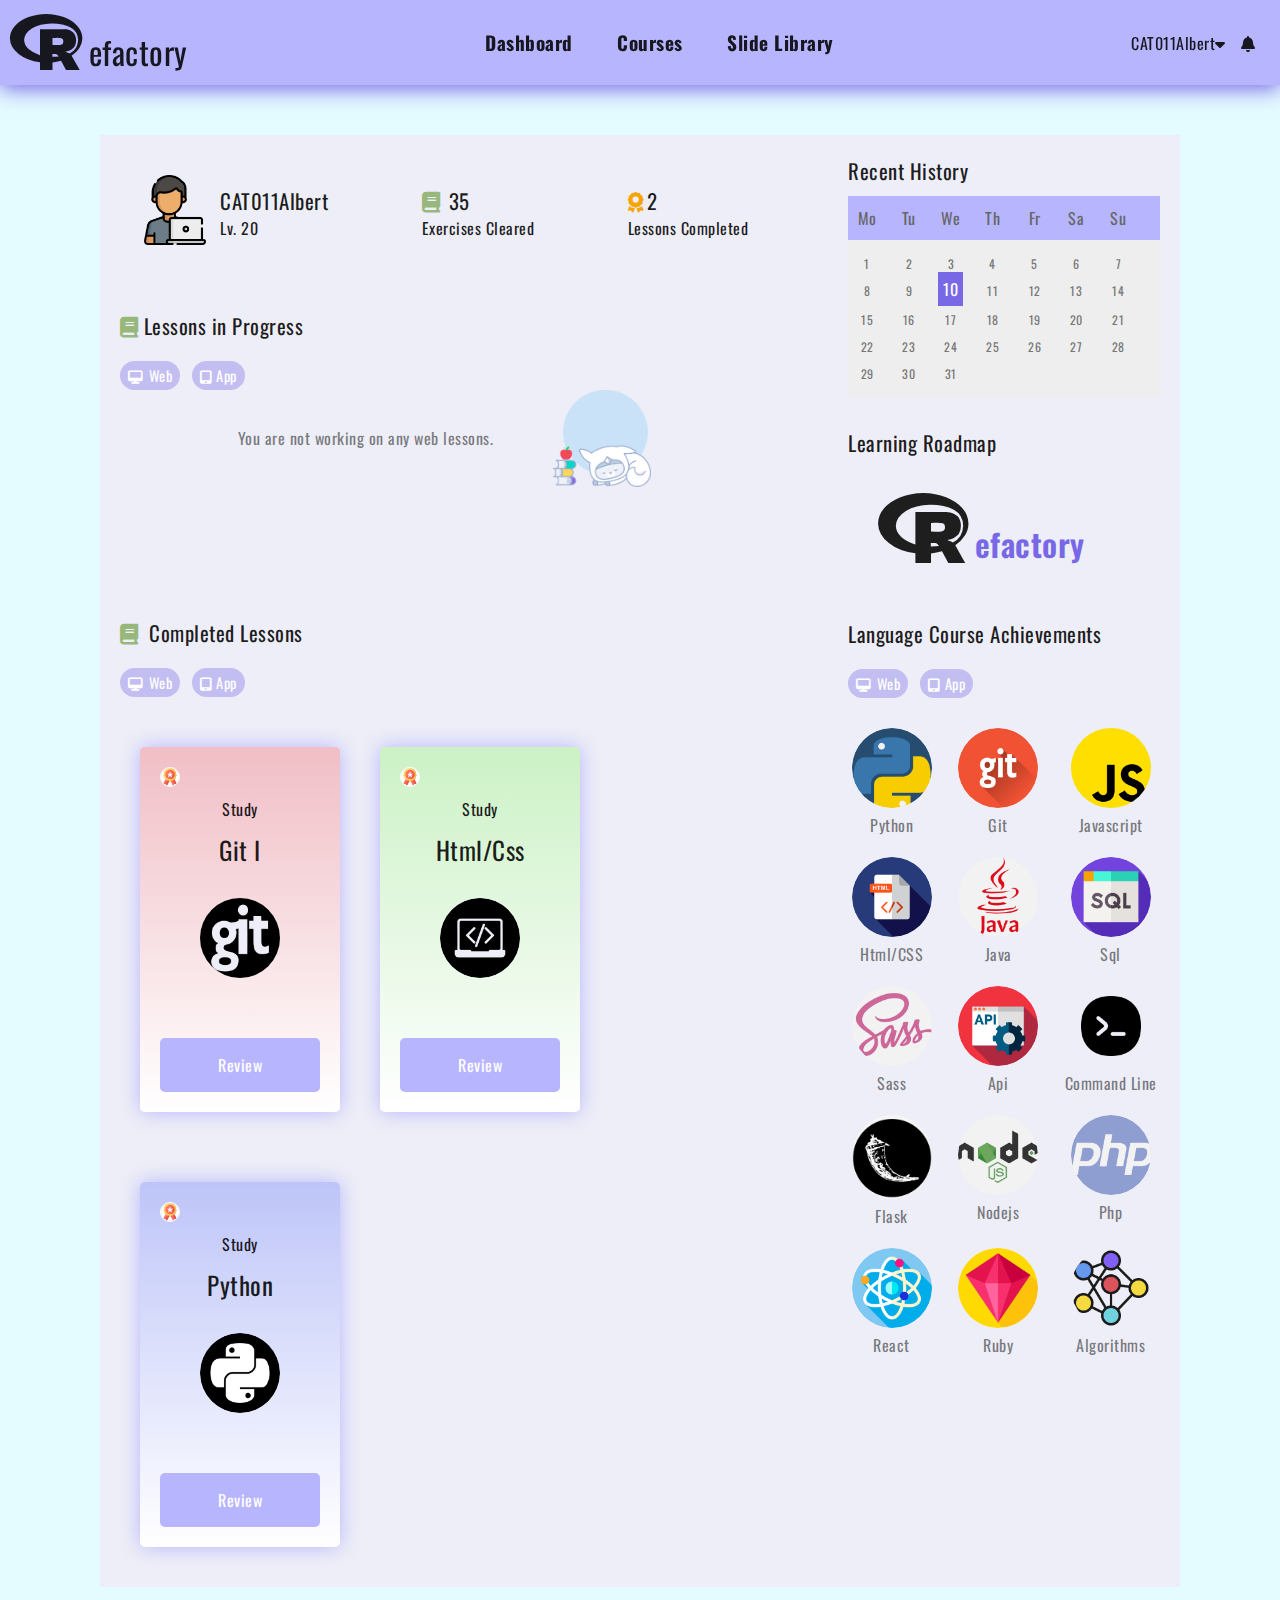
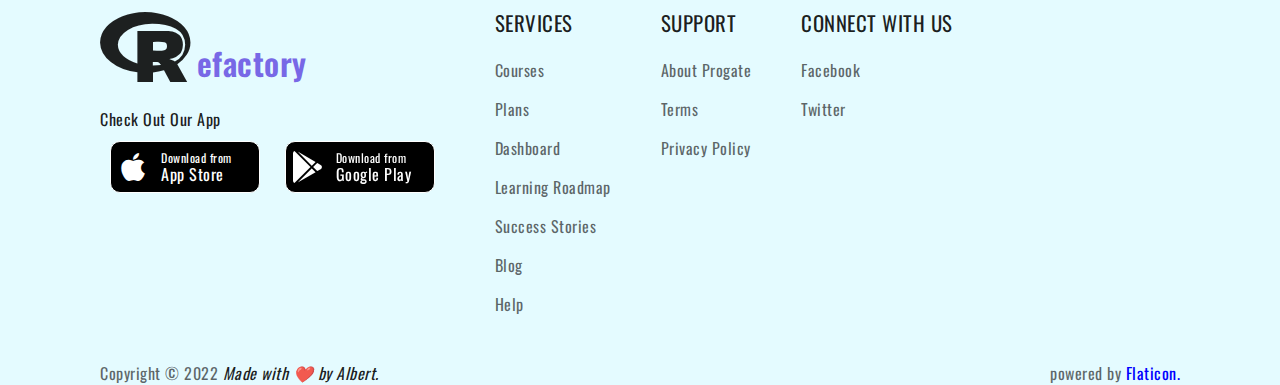
<file: index.html>
<!DOCTYPE html>
<html lang="en">
	<head>
		<meta charset="UTF-8" />
		<meta http-equiv="X-UA-Compatible" content="IE=edge" />
		<meta name="viewport" content="width=device-width, initial-scale=1.0" />
		<title>CAT011Albert</title>
		<link rel="icon" href="assets/images/icon.png">
		<!-- google fonts -->
		<link rel="preconnect" href="https://fonts.googleapis.com" />
		<link rel="preconnect" href="https://fonts.gstatic.com" crossorigin />
		<link
			href="https://fonts.googleapis.com/css2?family=Inter:wght@400;700&family=Oswald:wght@200;300;400;500;600;700&display=swap"
			rel="stylesheet"
		/>
		<!-- stylesheets -->
		<link rel="stylesheet" href="assets/css/style.css" />
		<!-- awesome font icons -->
		<link
			rel="stylesheet"
			href="https://cdnjs.cloudflare.com/ajax/libs/font-awesome/6.1.2/css/all.min.css"
		/>
	</head>
	<body>
		<!-- ================================================================= NAVBAR ======================================================================= -->
		<div class="navbar sticky">
			<nav>
				<a href="index.html" class="logo"
					><i class="fa-brands fa-r-project fa-2x"></i>efactory</a
				>

				<ul>
					<li><a href="index.html">Dashboard</a></li>
					<li><a href="courses.html"> Courses </a></li>
					<li><a href="slidelib.html" target="_blank">Slide Library</a></li>
				</ul>
				<div class="user-name">
					CAT011Albert<i class="fa-solid fa-caret-down"></i><i
						class="fa-solid fa-bell"
						style="margin-left: 10px"
					></i>
					<ul>
						<li><a href="#">Dashboard</a></li>
						<li><a href="#">Account Settings</a></li>
						<li><a href="#">Log Out</a></li>
					</ul>
				</div>
			</nav>
		</div>
		<!-- end of navbar -->

		<!-- =================================================================== MAIN CONTAINER ================================================================= -->
		<div class="wrapper">
			<div class="main-container">
				<!-- ============================================================= LEFT CONTAINER =============================================================== -->
				<div class="left-container">
					<!-- +++++++++++++ user card ++++++++++++++++++++++++ -->
					<div class="user-card">
						<div class="user-profile">
							<div class="user-profile-img">
								<img
									src="assets/images/user-image.png"
									alt=""
								/>
							</div>
							<div class="user-profile-status">
								<div>
									<div class="user-profile-name">
										<h2>CAT011Albert</h2>
									</div>
									<div class="user-profile-level">Lv. 20</div>
								</div>
							</div>
						</div>
						<div class="user-profile-cleared-pages">
							<div class="user-profile-cleared-count">
								<h2>
									<i class="fa-solid fa-book fa-1x"></i> 35
								</h2>
							</div>
							<div class="user-profile-cleared-text">
								Exercises Cleared
							</div>
						</div>
						<div class="user-profile-cleared-lessons">
							<div class="user-profile-cleared-count">
								<h2>
									<i class="fa-solid fa-award fa-1x"></i>2
								</h2>
							</div>
							<div class="user-profile-cleared-text">
								Lessons Completed
							</div>
						</div>
					</div>
					<!-- end of user-card  -->

					<!-- ++++++++++++++++++++ Lessons section +++++++++++++++ -->
					<div class="lessons-in-progress">
						<div class="lessons-in-progress-title">
							<h2>
								<i class="fa-solid fa-book fa-1x"></i>Lessons in
								Progress
							</h2>
						</div>
						<div class="lessons-in-progress-card">
							<button class="">
								<i class="fa-solid fa-desktop"></i>Web
							</button>
							<button class="">
								<i class="fa-solid fa-tablet-screen-button"></i
								>App
							</button>
							<div class="lessons-in-progress-text">
								<p>You are not working on any web lessons.</p>
								<img
									src="assets/images/no-lessons.png"
									alt=""
								/>
							</div>
						</div>
					</div>
					<!-- end of lessons section -->

					<!-- +++++++++++++++ Completed section +++++++++++++++++++ -->
					<div class="completed-lessons">
						<div class="completed-lessons-title">
							<h2>
								<i class="fa-solid fa-book fa-1x"></i>
								Completed Lessons
							</h2>
						</div>
						<div class="completed-lessons-card">
							<button class="">
								<i class="fa-solid fa-desktop"></i>Web
							</button>
							<button class="">
								<i class="fa-solid fa-tablet-screen-button"></i
								>App
							</button>

							<div class="tiles">
								<div class="completed-lessons-tiles">
									<div
										class="completed-lesson-tile"
										style="
											background-image: linear-gradient(
												180deg,
												rgba(255, 0, 0, 0.2),
												white
											);
										"
									>
										<div class="icon">
											<img
												src="assets/images/ribbon.png"
												alt=""
											/>
										</div>
										<div
											class="completed-lesson-tile-title"
										>
											Study
										</div>
										<div class="completed-lesson-tile-head">
											Git I
										</div>
										<div
											class="completed-lesson-tile-image"
										>
											<img
												src="assets/images/Git-Icon-Black.png"
												alt=""
											/>
										</div>
										<a href="#" class="btn">Review</a>
									</div>
								</div>
								<div class="completed-lessons-tiles">
									<div
										class="completed-lesson-tile"
										style="
											background-image: linear-gradient(
												180deg,
												rgba(72, 255, 0, 0.2),
												white
											);
										"
									>
										<div class="icon">
											<img
												src="assets/images/ribbon.png"
												alt=""
											/>
										</div>
										<div
											class="completed-lesson-tile-title"
										>
											Study
										</div>
										<div class="completed-lesson-tile-head">
											Html/Css
										</div>
										<div
											class="completed-lesson-tile-image"
										>
											<img
												src="assets/images/html1.png"
												alt=""
											/>
										</div>
										<a href="#" class="btn">Review</a>
									</div>
								</div>
								<div class="completed-lessons-tiles">
									<div
										class="completed-lesson-tile"
										style="
											background-image: linear-gradient(
												180deg,
												rgba(0, 34, 255, 0.2),
												white
											);
										"
									>
										<div class="icon">
											<img
												src="assets/images/ribbon.png"
												alt=""
											/>
										</div>
										<div
											class="completed-lesson-tile-title"
										>
											Study
										</div>
										<div class="completed-lesson-tile-head">
											Python
										</div>
										<div
											class="completed-lesson-tile-image"
										>
											<img
												src="assets/images/python.png"
												alt=""
											/>
										</div>
										<a href="#" class="btn">Review</a>
									</div>
								</div>
								<div class="clear"></div>
							</div>
						</div>
					</div>
					<!-- end of completed lessons -->
				</div>
				<div class="separator"></div>

				<!-- ========================================================== RIGHT CONTAINER ================================================================== -->
				<div class="right-container">
					<!-- ++++++++ Recent section ++++++++++++ -->
					<div class="recent">
						<div class="recent-section-title">
							<h2>Recent History</h2>
						</div>
						<div class="calender">
							<ul class="weekdays">
								<li>Mo</li>
								<li>Tu</li>
								<li>We</li>
								<li>Th</li>
								<li>Fr</li>
								<li>Sa</li>
								<li>Su</li>
							</ul>
							<ul class="days">
								<li>1</li>
								<li>2</li>
								<li>3</li>
								<li>4</li>
								<li>5</li>
								<li>6</li>
								<li>7</li>
								<li>8</li>
								<li>9</li>
								<li><span class="active">10</span></li>
								<li>11</li>
								<li>12</li>
								<li>13</li>
								<li>14</li>
								<li>15</li>
								<li>16</li>
								<li>17</li>
								<li>18</li>
								<li>19</li>
								<li>20</li>
								<li>21</li>
								<li>22</li>
								<li>23</li>
								<li>24</li>
								<li>25</li>
								<li>26</li>
								<li>27</li>
								<li>28</li>
								<li>29</li>
								<li>30</li>
								<li>31</li>
							</ul>
						</div>
					</div>

					<!-- ++++++++++++++++ Learning Roadmap +++++++++++++ -->
					<div class="road-map">
						<div class="road-map-title">
							<h2>Learning Roadmap</h2>
						</div>
						<div class="road-map-hero">
							<a href="#" class="logo"
								><i class="fa-brands fa-r-project fa-5x"></i
								><span>efactory</span>
							
						</div>
					</div>
					<!-- ++++++++++++++++++++ Language Achievements ++++++++++++ -->
					<div class="language-achievements">
						<div class="language-achievements-title">
							<h2>Language Course Achievements</h2>
						</div>
						<button class="">
							<i class="fa-solid fa-desktop"></i>Web
						</button>
						<button class="">
							<i class="fa-solid fa-tablet-screen-button"></i>App
						</button>
						<!-- +++++++++++ lesson grid ++++++++++++++++++++ -->
						<div class="grid">
							<div class="grid-content">
								<div class="completed-lesson-tile-image">
									<img
										src="assets/images/python (1).png"
										alt=""
									/>
								</div>
								<p>Python</p>
							</div>
							<div class="grid-content">
								<div class="completed-lesson-tile-image">
									<img src="assets/images/git.png" alt="" />
								</div>
								<p>Git</p>
							</div>
							<div class="grid-content">
								<div class="completed-lesson-tile-image">
									<img
										src="assets/images/js (1).png"
										alt=""
									/>
								</div>
								<p>Javascript</p>
							</div>
							<div class="grid-content">
								<div class="completed-lesson-tile-image">
									<img src="assets/images/html.png" alt="" />
								</div>
								<p>Html/CSS</p>
							</div>
							<div class="grid-content">
								<div class="completed-lesson-tile-image">
									<img src="assets/images/java.png" alt="" />
								</div>
								<p>Java</p>
							</div>
							<div class="grid-content">
								<div class="completed-lesson-tile-image">
									<img src="assets/images/sql.png" alt="" />
								</div>
								<p>Sql</p>
							</div>
							<div class="grid-content">
								<div class="completed-lesson-tile-image">
									<img src="assets/images/sass.png" alt="" />
								</div>
								<p>Sass</p>
							</div>
							<div class="grid-content">
								<div class="completed-lesson-tile-image">
									<img src="assets/images/api.png" alt="" />
								</div>
								<p>Api</p>
							</div>
							<div class="grid-content">
								<div class="completed-lesson-tile-image">
									<img
										src="assets/images/command-line.png"
										alt=""
									/>
								</div>
								<p>Command Line</p>
							</div>
							<div class="grid-content">
								<div class="completed-lesson-tile-image">
									<img src="assets/images/flask.png" alt="" />
								</div>

								<p>Flask</p>
							</div>
							<div class="grid-content">
								<div class="completed-lesson-tile-image">
									<img
										src="assets/images/nodejs.png"
										alt=""
									/>
								</div>
								<p>Nodejs</p>
							</div>
							<div class="grid-content">
								<div class="completed-lesson-tile-image">
									<img src="assets/images/php.png" alt="" />
								</div>
								<p>Php</p>
							</div>
							<div class="grid-content">
								<div class="completed-lesson-tile-image">
									<img src="assets/images/react.png" alt="" />
								</div>
								<p>React</p>
							</div>
							<div class="grid-content">
								<div class="completed-lesson-tile-image">
									<img src="assets/images/ruby.png" alt="" />
								</div>
								<p>Ruby</p>
							</div>
							<div class="grid-content">
								<div class="completed-lesson-tile-image">
									<img src="assets/images/algo.png" alt="" />
								</div>
								<p>Algorithms</p>
							</div>
						</div>
					</div>
				</div>
			</div>

			<!-- =========================================================== FOOTER SECTION ======================================================================= -->
			<div class="clear"></div>
			<footer>
				<div class="footer-sect">
					<a href="#" class="logo footer-logo"
								><i class="fa-brands fa-r-project fa-5x"></i
								><span>efactory</span></a>
					<p>Check Out Our App</p>
					<div class="app-store">
						<ul>
							<li>
								<div class="download apple">
									<i class="fa fa-brands fa-apple fa-2x"></i>

									<span class="p1">Download from</span>
									<span class="p2">App Store</span>
								</div>
							</li>
							<li>
								<div class="download android">
									<i
										class="fa fa-brands fa-google-play fa-2x"
									></i>

									<span class="p1">Download from</span>
									<span class="p2">Google Play</span>
								</div>
							</li>
						</ul>
					</div>
				</div>
				<!-- ====================================== -->
				<div class="footer-sect">
					<div class="footer-sect-title"><h2>SERVICES</h2></div>
					<ul>
						<li><a href="#">Courses</a></li>
						<li><a href="#">Plans</a></li>
						<li><a href="#">Dashboard</a></li>
						<li><a href="#">Learning Roadmap</a></li>
						<li><a href="#">Success Stories</a></li>
						<li><a href="#">Blog</a></li>
						<li><a href="#">Help</a></li>
					</ul>
				</div>
				<!-- =========================================== -->
				<div class="footer-sect">
					<div class="footer-sect-title"><h2>SUPPORT</h2></div>
					<ul>
						<li><a href="#">About Progate</a></li>
						<li><a href="#">Terms</a></li>
						<li><a href="#">Privacy Policy</a></li>
					</ul>
				</div>
				<!-- ============================================= -->
				<div class="footer-sect">
					<div class="footer-sect-title">
						<h2>CONNECT WITH US</h2>
					</div>
					<ul>
						<li><a href="#">Facebook</a></li>
						<li><a href="#">Twitter</a></li>
					</ul>
				</div>
				<div class="clear"></div>
				<div class="attribute">
					<p>Copyright &copy; 2022 <em>Made with ❤️ by Albert.</em></p>
					<p>powered by <a href="https://www.flaticon.com/"style="color:blue; text-decoration:none;">Flaticon.</a></p>
				</div>
			</footer>
		</div>
	</body>
</html>
</file>
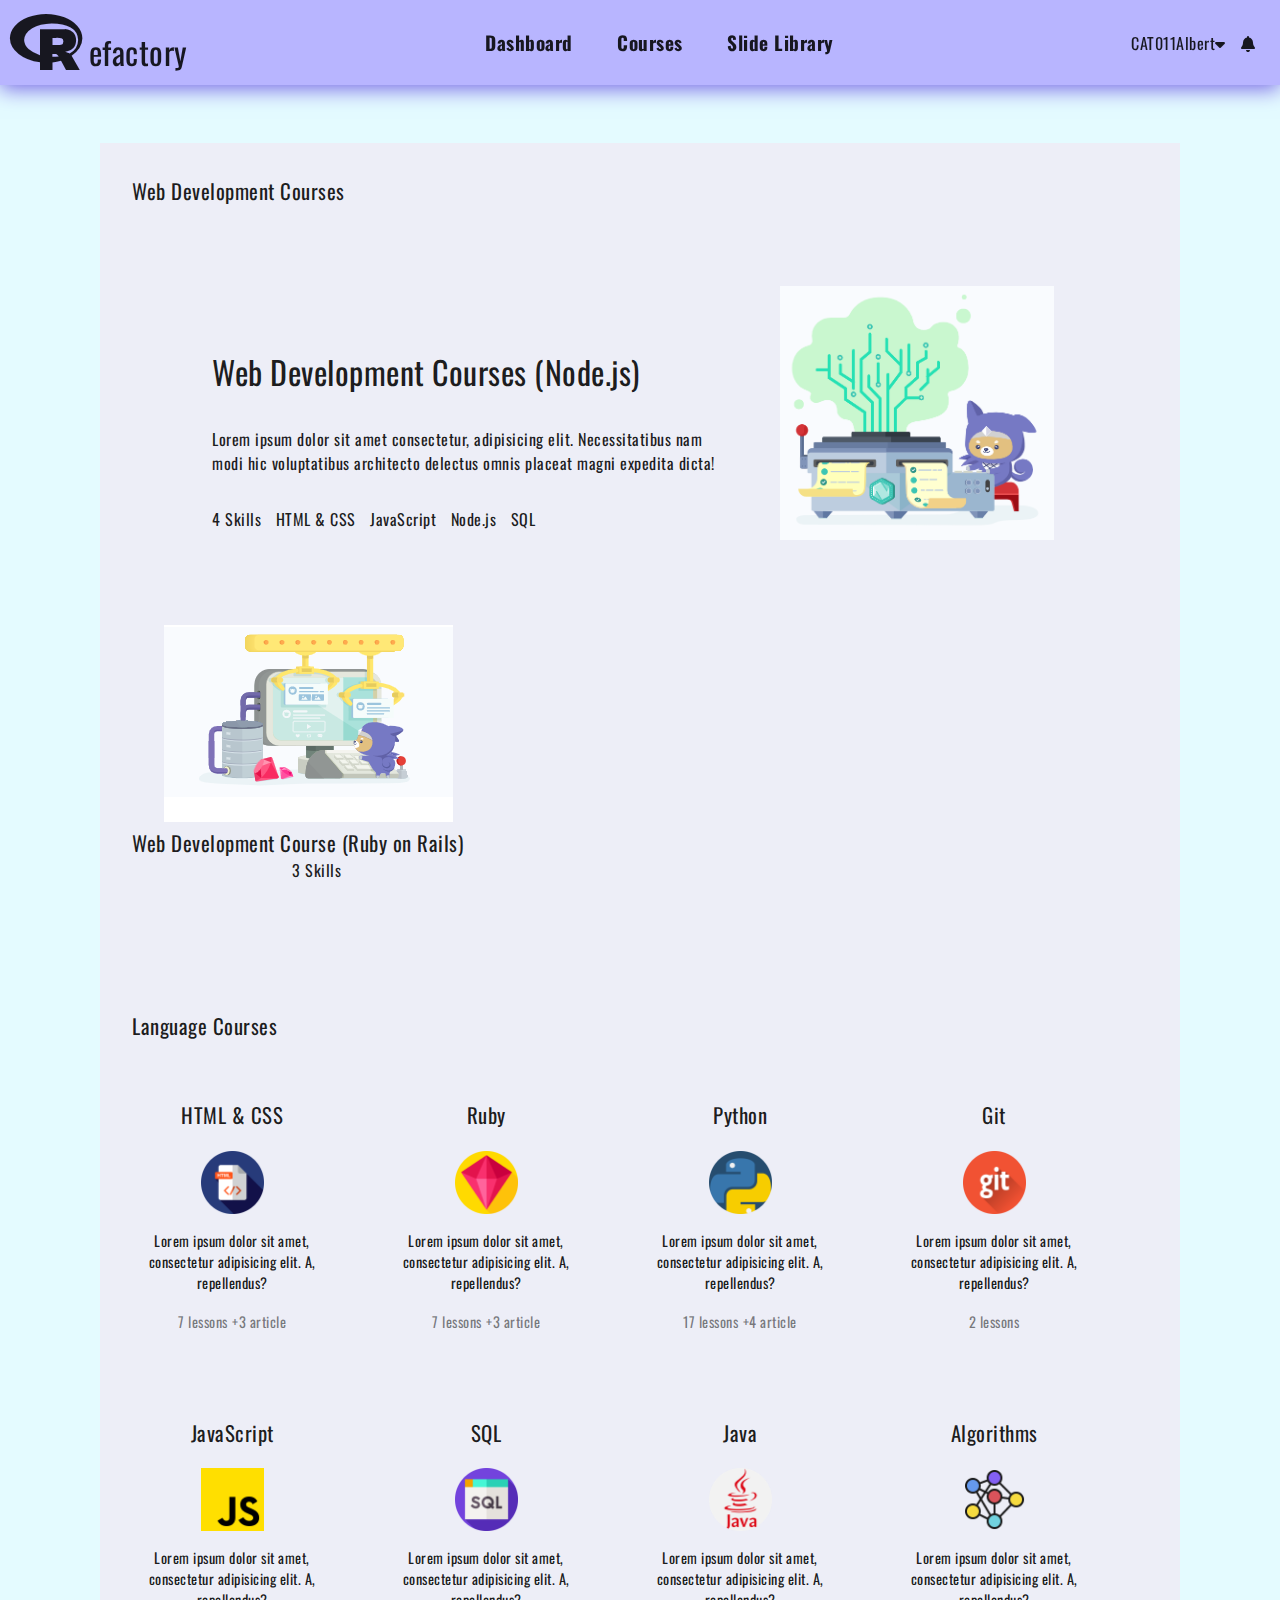
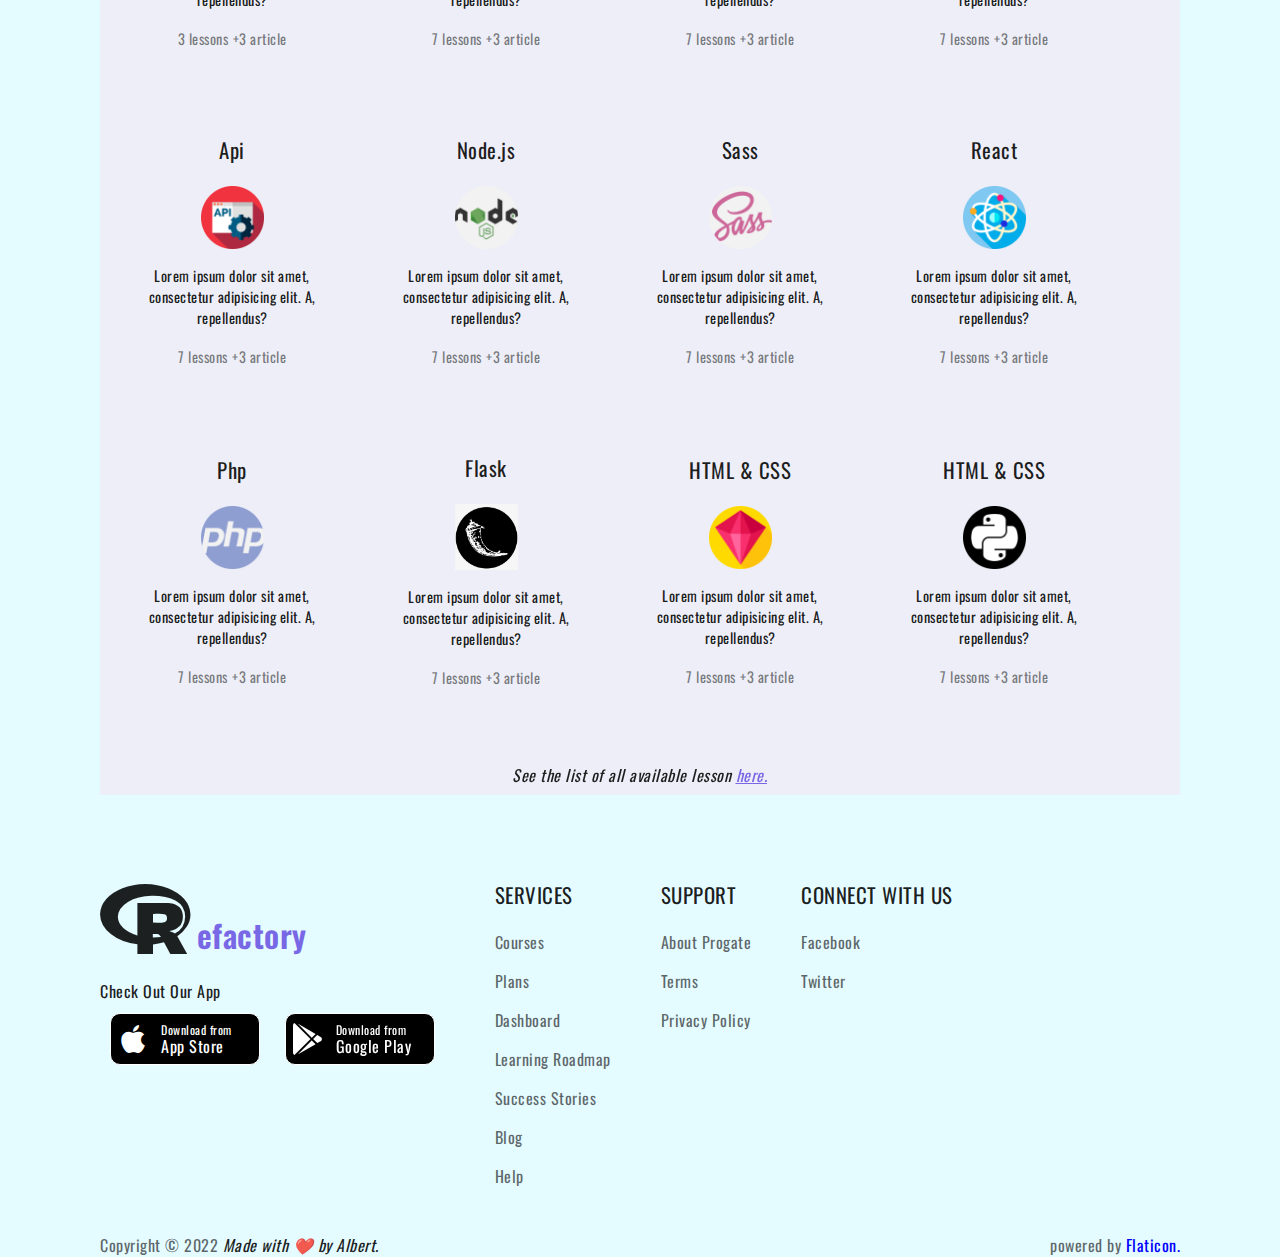
<file: courses.html>
<!DOCTYPE html>
<html lang="en">
	<head>
		<meta charset="UTF-8" />
		<meta http-equiv="X-UA-Compatible" content="IE=edge" />
		<meta name="viewport" content="width=device-width, initial-scale=1.0" />
		<title>Courses | CAT011Albert</title>
		<link rel="icon" href="assets/images/icon.png" />

		<!-- google fonts -->
		<link rel="preconnect" href="https://fonts.googleapis.com" />
		<link rel="preconnect" href="https://fonts.gstatic.com" crossorigin />
		<link
			href="https://fonts.googleapis.com/css2?family=Inter:wght@400;700&family=Oswald:wght@200;300;400;500;600;700&display=swap"
			rel="stylesheet"
		/>
		<!-- stylesheets -->
		<link rel="stylesheet" href="assets/css/style.css" />
		<!-- awesome font icons -->
		<link
			rel="stylesheet"
			href="https://cdnjs.cloudflare.com/ajax/libs/font-awesome/6.1.2/css/all.min.css"
		/>
	</head>
	<body>
		<!-- ================================================================= NAVBAR ======================================================================= -->
		<div class="navbar sticky">
			<nav>
				<a href="index.html" class="logo"
					><i class="fa-brands fa-r-project fa-2x"></i>efactory</a
				>

				<ul>
					<li><a href="index.html">Dashboard</a></li>
					<li><a href="courses.html"> Courses </a></li>
					<li>
						<a href="slidelib.html" target="_blank"
							>Slide Library</a
						>
					</li>
				</ul>
				<div class="user-name">
					CAT011Albert<i class="fa-solid fa-caret-down"></i
					><i class="fa-solid fa-bell" style="margin-left: 10px"></i>
					<ul>
						<li><a href="#">Dashboard</a></li>
						<li><a href="#">Account Settings</a></li>
						<li><a href="#">Log Out</a></li>
					</ul>
				</div>
			</nav>
		</div>
		<!-- end of navbar -->

		<!-- =================================================================== MAIN CONTAINER ================================================================= -->
		<div class="wrapper">
			<div class="main-container2">
				<!--Web Development Courses -->
				<div class="webdev-section">
					<div class="webdev-card">
						<h2>Web Development Courses</h2>
						<div class="webdev-top">
							<div class="webdev-text">
								<div class="title">
									Web Development Courses (Node.js)
								</div>
								<p>
									Lorem ipsum dolor sit amet consectetur,
									adipisicing elit. Necessitatibus nam modi
									hic voluptatibus architecto delectus omnis
									placeat magni expedita dicta!
								</p>
								<ul>
									<li>4 Skills</li>
									<li>HTML & CSS</li>
									<li>JavaScript</li>
									<li>Node.js</li>
									<li>SQL</li>
								</ul>
							</div>
							<div class="webdev-image">
								<img src="assets/images/webdev0.png" alt="" />
							</div>
						</div>
					</div>
					<div class="webdev-bottom">
						<img src="assets/images/webdev1.png" alt="" />
						<h2>Web Development Course (Ruby on Rails)</h2>
						<p>3 Skills</p>
					</div>
				</div>
				<div class="language-section">
					<h2>Language Courses</h2>
					<div class="language-grid">
						<div class="grid-item">
							<div class="lang-title">HTML & CSS</div>
							<img src="assets/images/html.png" alt="" />
							<p>
								Lorem ipsum dolor sit amet, consectetur
								adipisicing elit. A, repellendus?
							</p>
							<ul>
								<li>7 lessons</li>
								<li>+3 article</li>
							</ul>
						</div>
						<div class="grid-item">
							<div class="lang-title">Ruby</div>
							<img src="assets/images/ruby.png" alt="" />
							<p>
								Lorem ipsum dolor sit amet, consectetur
								adipisicing elit. A, repellendus?
							</p>
							<ul>
								<li>7 lessons</li>
								<li>+3 article</li>
							</ul>
						</div>
						<div class="grid-item">
							<div class="lang-title">Python</div>
							<img src="assets/images/python (1).png" alt="" />
							<p>
								Lorem ipsum dolor sit amet, consectetur
								adipisicing elit. A, repellendus?
							</p>
							<ul>
								<li>17 lessons</li>
								<li>+4 article</li>
							</ul>
						</div>
						<div class="grid-item">
							<div class="lang-title">Git</div>
							<img src="assets/images/git.png" alt="" />
							<p>
								Lorem ipsum dolor sit amet, consectetur
								adipisicing elit. A, repellendus?
							</p>
							<ul>
								<li>2 lessons</li>
								<!-- <li>+3 article</li> -->
							</ul>
						</div>
						<div class="grid-item">
							<div class="lang-title">JavaScript</div>
							<img src="assets/images/js (1).png" alt="" />
							<p>
								Lorem ipsum dolor sit amet, consectetur
								adipisicing elit. A, repellendus?
							</p>
							<ul>
								<li>3 lessons</li>
								<li>+3 article</li>
							</ul>
						</div>
						<div class="grid-item">
							<div class="lang-title">SQL</div>
							<img src="assets/images/sql.png" alt="" />
							<p>
								Lorem ipsum dolor sit amet, consectetur
								adipisicing elit. A, repellendus?
							</p>
							<ul>
								<li>7 lessons</li>
								<li>+3 article</li>
							</ul>
						</div>
						<div class="grid-item">
							<div class="lang-title">Java</div>
							<img src="assets/images/java.png" alt="" />
							<p>
								Lorem ipsum dolor sit amet, consectetur
								adipisicing elit. A, repellendus?
							</p>
							<ul>
								<li>7 lessons</li>
								<li>+3 article</li>
							</ul>
						</div>
						<div class="grid-item">
							<div class="lang-title">Algorithms</div>
							<img src="assets/images/algo.png" alt="" />
							<p>
								Lorem ipsum dolor sit amet, consectetur
								adipisicing elit. A, repellendus?
							</p>
							<ul>
								<li>7 lessons</li>
								<li>+3 article</li>
							</ul>
						</div>
						<div class="grid-item">
							<div class="lang-title">Api</div>
							<img src="assets/images/api.png" alt="" />
							<p>
								Lorem ipsum dolor sit amet, consectetur
								adipisicing elit. A, repellendus?
							</p>
							<ul>
								<li>7 lessons</li>
								<li>+3 article</li>
							</ul>
						</div>
						<div class="grid-item">
							<div class="lang-title">Node.js</div>
							<img src="assets/images/nodejs.png" alt="" />
							<p>
								Lorem ipsum dolor sit amet, consectetur
								adipisicing elit. A, repellendus?
							</p>
							<ul>
								<li>7 lessons</li>
								<li>+3 article</li>
							</ul>
						</div>
						<div class="grid-item">
							<div class="lang-title">Sass</div>
							<img src="assets/images/sass.png" alt="" />
							<p>
								Lorem ipsum dolor sit amet, consectetur
								adipisicing elit. A, repellendus?
							</p>
							<ul>
								<li>7 lessons</li>
								<li>+3 article</li>
							</ul>
						</div>
						<div class="grid-item">
							<div class="lang-title">React</div>
							<img src="assets/images/react.png" alt="" />
							<p>
								Lorem ipsum dolor sit amet, consectetur
								adipisicing elit. A, repellendus?
							</p>
							<ul>
								<li>7 lessons</li>
								<li>+3 article</li>
							</ul>
						</div>
						<div class="grid-item">
							<div class="lang-title">Php</div>
							<img src="assets/images/php.png" alt="" />
							<p>
								Lorem ipsum dolor sit amet, consectetur
								adipisicing elit. A, repellendus?
							</p>
							<ul>
								<li>7 lessons</li>
								<li>+3 article</li>
							</ul>
						</div>
						<div class="grid-item">
							<div class="lang-title">Flask</div>
							<img src="assets/images/flask.png" alt="" />
							<p>
								Lorem ipsum dolor sit amet, consectetur
								adipisicing elit. A, repellendus?
							</p>
							<ul>
								<li>7 lessons</li>
								<li>+3 article</li>
							</ul>
						</div>
						<div class="grid-item">
							<div class="lang-title">HTML & CSS</div>
							<img src="assets/images/ruby.png" alt="" />
							<p>
								Lorem ipsum dolor sit amet, consectetur
								adipisicing elit. A, repellendus?
							</p>
							<ul>
								<li>7 lessons</li>
								<li>+3 article</li>
							</ul>
						</div>
						<div class="grid-item">
							<div class="lang-title">HTML & CSS</div>
							<img src="assets/images/python.png" alt="" />
							<p>
								Lorem ipsum dolor sit amet, consectetur
								adipisicing elit. A, repellendus?
							</p>
							<ul>
								<li>7 lessons</li>
								<li>+3 article</li>
							</ul>
						</div>
						<p>
							<em
								>See the list of all available lesson
								<a href="#">here.</a></em
							>
						</p>
					</div>
				</div>
			</div>
			<!-- =========================================================== FOOTER SECTION ======================================================================= -->
			<div class="clear"></div>
			<footer>
				<div class="footer-sect">
					<a href="#" class="logo footer-logo"
						><i class="fa-brands fa-r-project fa-5x"></i
						><span>efactory</span></a
					>
					<p>Check Out Our App</p>
					<div class="app-store">
						<ul>
							<li>
								<div class="download apple">
									<i class="fa fa-brands fa-apple fa-2x"></i>

									<span class="p1">Download from</span>
									<span class="p2">App Store</span>
								</div>
							</li>
							<li>
								<div class="download android">
									<i
										class="fa fa-brands fa-google-play fa-2x"
									></i>

									<span class="p1">Download from</span>
									<span class="p2">Google Play</span>
								</div>
							</li>
						</ul>
					</div>
				</div>
				<!-- ====================================== -->
				<div class="footer-sect">
					<div class="footer-sect-title"><h2>SERVICES</h2></div>
					<ul>
						<li><a href="#">Courses</a></li>
						<li><a href="#">Plans</a></li>
						<li><a href="#">Dashboard</a></li>
						<li><a href="#">Learning Roadmap</a></li>
						<li><a href="#">Success Stories</a></li>
						<li><a href="#">Blog</a></li>
						<li><a href="#">Help</a></li>
					</ul>
				</div>
				<!-- =========================================== -->
				<div class="footer-sect">
					<div class="footer-sect-title"><h2>SUPPORT</h2></div>
					<ul>
						<li><a href="#">About Progate</a></li>
						<li><a href="#">Terms</a></li>
						<li><a href="#">Privacy Policy</a></li>
					</ul>
				</div>
				<!-- ============================================= -->
				<div class="footer-sect">
					<div class="footer-sect-title">
						<h2>CONNECT WITH US</h2>
					</div>
					<ul>
						<li><a href="#">Facebook</a></li>
						<li><a href="#">Twitter</a></li>
					</ul>
				</div>
				<div class="clear"></div>
				<div class="attribute">
					<p>
						Copyright &copy; 2022 <em>Made with ❤️ by Albert.</em>
					</p>
					<p>
						powered by
						<a
							href="https://www.flaticon.com/"
							style="color: blue; text-decoration: none"
							>Flaticon.</a
						>
					</p>
				</div>
			</footer>
		</div>
	</body>
</html>
</file>
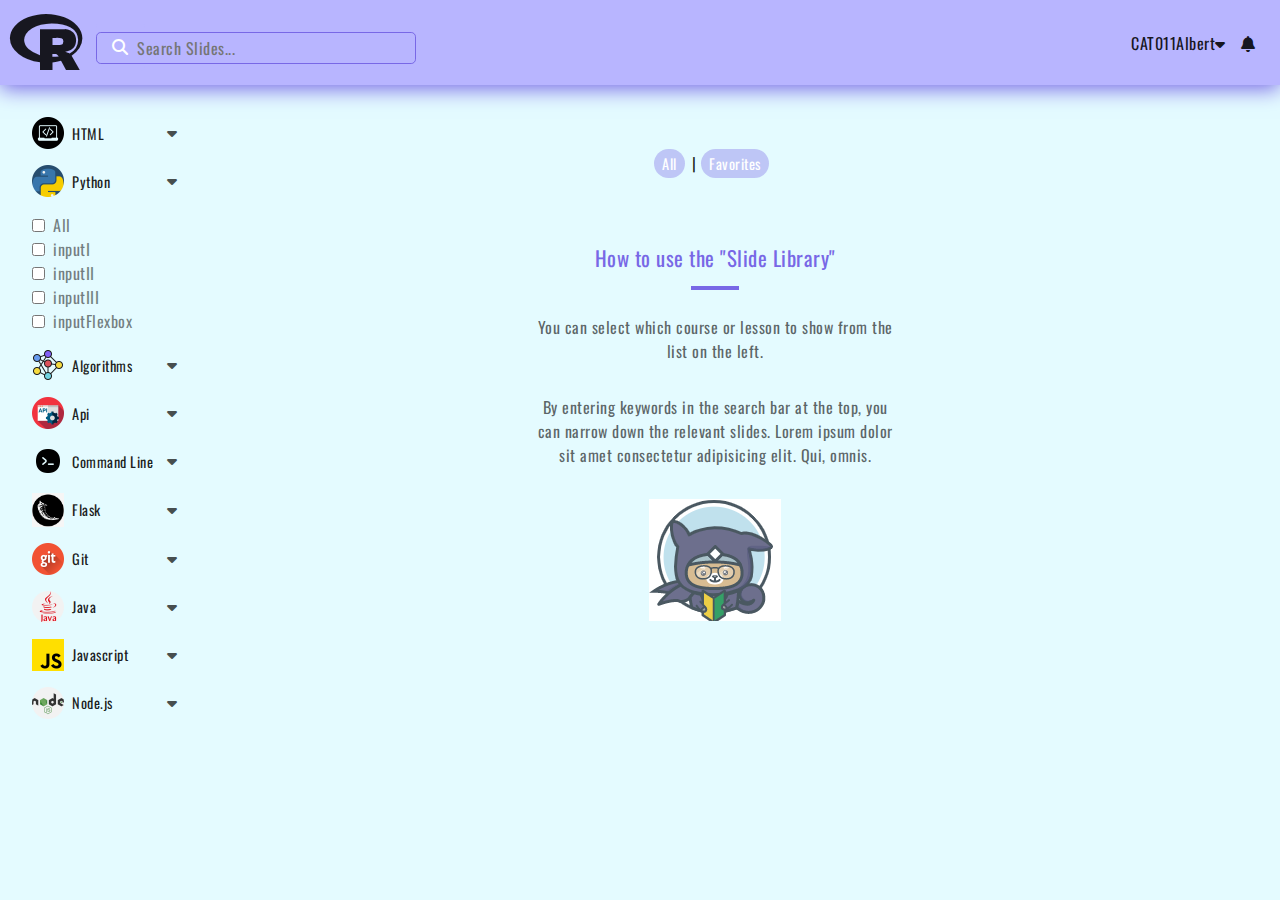
<file: slidelib.html>
<!DOCTYPE html>
<html lang="en">
	<head>
		<meta charset="UTF-8" />
		<meta http-equiv="X-UA-Compatible" content="IE=edge" />
		<meta name="viewport" content="width=device-width, initial-scale=1.0" />
		<title>Slide Library | CAT011Albert</title>
		<link rel="icon" href="assets/images/icon.png" />

		<!-- google fonts -->
		<link rel="preconnect" href="https://fonts.googleapis.com" />
		<link rel="preconnect" href="https://fonts.gstatic.com" crossorigin />
		<link
			href="https://fonts.googleapis.com/css2?family=Inter:wght@400;700&family=Oswald:wght@200;300;400;500;600;700&display=swap"
			rel="stylesheet"
		/>
		<!-- stylesheets -->
		<link rel="stylesheet" href="assets/css/style.css" />
		<!-- awesome font icons -->
		<link
			rel="stylesheet"
			href="https://cdnjs.cloudflare.com/ajax/libs/font-awesome/6.1.2/css/all.min.css"
		/>
	</head>
	<body>
		<!-- ================================================================= NAVBAR ======================================================================= -->
		<div class="navbar sticky">
			<nav>
				<a href="index.html" class="logo"
					><i class="fa-brands fa-r-project fa-2x"></i
				></a>
				<div class="search-box">
					<i class="fa-solid fa-magnifying-glass btn"></i>
					<input
						type="text"
						class="search"
						placeholder="Search Slides..."
					/>
				</div>
				<div class="user-name">
					CAT011Albert<i class="fa-solid fa-caret-down"></i
					><i class="fa-solid fa-bell" style="margin-left: 10px"></i>
					<ul>
						<li><a href="index.html">Dashboard</a></li>
						<li><a href="#">Account Settings</a></li>
						<li><a href="#">Log Out</a></li>
					</ul>
				</div>
			</nav>
		</div>
		<!-- end of navbar -->
		<div class="slidelib">
			<div class="slidelib-left">
				<div class="slidelib-item">
					<img src="assets/images/html1.png" alt="" />
					<div class="img-title">HTML</div>
					<i class="fa-solid fa-caret-down dropdown"> </i>
				</div>
				<div>
					<div class="slidelib-item">
						<img src="assets/images/python (1).png" alt="" />
						<div class="img-title">Python</div>
						<i class="fa-solid fa-caret-down dropdown"> </i>
					</div>
					<ul>
						<li><input type="checkbox" />All</li>
						<li><input type="checkbox" />inputI</li>
						<li><input type="checkbox" />inputII</li>
						<li><input type="checkbox" />inputIII</li>
						<li><input type="checkbox" />inputFlexbox</li>
					</ul>
				</div>
				<div class="slidelib-item">
					<img src="assets/images/algo.png" alt="" />
					<div class="img-title">Algorithms</div>
					<i class="fa-solid fa-caret-down dropdown"> </i>
				</div>
				<div class="slidelib-item">
					<img src="assets/images/api.png" alt="" />
					<div class="img-title">Api</div>
					<i class="fa-solid fa-caret-down dropdown"> </i>
				</div>
				<div class="slidelib-item">
					<img src="assets/images/command-line.png" alt="" />
					<div class="img-title">Command Line</div>
					<i class="fa-solid fa-caret-down dropdown"> </i>
				</div>
				<div class="slidelib-item">
					<img src="assets/images/flask.png" alt="" />
					<div class="img-title">Flask</div>
					<i class="fa-solid fa-caret-down dropdown"> </i>
				</div>
				<div class="slidelib-item">
					<img src="assets/images/git.png" alt="" />
					<div class="img-title">Git</div>
					<i class="fa-solid fa-caret-down dropdown"> </i>
				</div>
				<div class="slidelib-item">
					<img src="assets/images/java.png" alt="" />
					<div class="img-title">Java</div>
					<i class="fa-solid fa-caret-down dropdown"> </i>
				</div>
				<div class="slidelib-item">
					<img src="assets/images/js (1).png" alt="" />
					<div class="img-title">Javascript</div>
					<i class="fa-solid fa-caret-down dropdown"> </i>
				</div>
				<div class="slidelib-item">
					<img src="assets/images/nodejs.png" alt="" />
					<div class="img-title">Node.js</div>
					<i class="fa-solid fa-caret-down dropdown"> </i>
				</div>
				<div class="slidelib-item">
					<img src="assets/images/php.png" alt="" />
					<div class="img-title">Php</div>
					<i class="fa-solid fa-caret-down dropdown"> </i>
				</div>
				<div class="slidelib-item">
					<img src="assets/images/react.png" alt="" />
					<div class="img-title">React</div>
					<i class="fa-solid fa-caret-down dropdown"> </i>
				</div>
				<div class="slidelib-item">
					<img src="assets/images/ruby.png" alt="" />
					<div class="img-title">Ruby</div>
					<i class="fa-solid fa-caret-down dropdown"> </i>
				</div>
				<div class="slidelib-item">
					<img src="assets/images/sass.png" alt="" />
					<div class="img-title">Sass</div>
					<i class="fa-solid fa-caret-down dropdown"> </i>
				</div>
				<div class="slidelib-item">
					<img src="assets/images/sql.png" alt="" />
					<div class="img-title">Sql</div>
					<i class="fa-solid fa-caret-down dropdown"> </i>
				</div>
			</div>
			<div class="slidelib-right">
				<div class="slidelib-main">
					<div class="slidelib-head">
						<button>All</button>|

						<button>Favorites</button>
					</div>
					<div class="slidelib-body">
						<h2 class="underline">
							How to use the "Slide Library"
						</h2>
						<!-- <hr /> -->
						<div class="slidelib-body1">
							<p>
								You can select which course or lesson to show
								from the list on the left.
							</p>
							<p>
								By entering keywords in the search bar at the
								top, you can narrow down the relevant slides.
								Lorem ipsum dolor sit amet consectetur
								adipisicing elit. Qui, omnis.
							</p>
							<img src="assets/images/slidelib.png" alt="" />
						</div>
						<!-- <div class="slidelib-body2">
							<p>You don't have any favorite slides.</p>
							<p>Please add some!</p>
							<img src="assets/images/slidelib1.png" alt="" />
						</div> -->
					</div>
				</div>
			</div>
		</div>
	</body>
</html>
</file>
<file: assets/css/style.css>
:root {
	--primary-color: #e4fbff;
	--secondary-color: #b8b5ff;
	--tertiary-color: #7868e6;
	--fourth-color: #edeef7;
}

* {
	padding: 0;
	margin: 0;
	box-sizing: border-box;
	font-family: Oswald, "Lucida Sans", "Lucida Sans Regular", "Lucida Grande",
		"Lucida Sans Unicode", Geneva, Verdana, sans-serif;
	font-weight: 400;
	letter-spacing: 0.5px;
	color: rgba(0, 0, 0, 0.875);
	font-size: 16px;
}
body {
	margin: 0;
	padding: 0;
	height: 100vh;
	background: var(--primary-color);
}
h2 {
	font-size: 1.3em;
}

/* ####################################################### NAVBAR ###################################################################### */
.navbar {
	width: 100%;
	background-color: var(--secondary-color);
	box-shadow: 0px 4px 20px var(--tertiary-color);
}
nav {
	display: flex;
	align-items: center;
	justify-content: space-between;
	padding: 10px 20px 10px 10px;
}
nav .logo {
	font-size: 2em;
}
.logo {
	text-decoration: none;
}
.logo span {
	color: var(--tertiary-color);
	font-size: 2em;
	font-weight: 600;
}
nav ul li {
	list-style: none;
	display: inline-block;
	padding: 10px 20px;
}
nav ul li:hover {
	background-color: var(--tertiary-color);
	border-radius: 2em;
	transition: 0.3s;
}
nav ul li a {
	text-decoration: none;
	font-weight: bold;
	font-size: 1.2em;
}
nav ul li a:hover {
	color: var(--fourth-color);
}
.sticky {
	position: sticky;
	top: 0;
}
.user-name ul {
	display: none;
	position: absolute;
	top: 50px;
	background: var(--secondary-color);
}
.user-name:hover > ul {
	display: block;
}
.user-name ul li {
	font-size: 0.8em;
	width: 10em;
	display: list-item;
}
.search-box input {
	position: absolute;
	left: 6em;
	top: 2em;
	width: 20em;
	background: none;
	border: 1px solid var(--tertiary-color);
	border-radius: 0.3em;
	padding: 0.2em;
	padding-left: 2.5em;
}
.search-box i {
	position: absolute;
	left: 6em;
	top: -2em;
	padding: 1em;
	font-size: 1em;
	z-index: -1;
}
/* ######################################################## MAIN CONTAINER ############################################################# */
.wrapper {
	padding: 0 100px;
	padding-top: 50px;
}
.main-container {
	display: flex;
	background-color: var(--fourth-color);
}
/************************* BUTTONs ****************************************** */
button {
	border: none;
	background: #7968e65c;
	padding: 4px 8px;
	border-radius: 30px;
	color: white;
	cursor: pointer;
	font-size: 0.9em;
	margin-right: 0.5em;
}
button:hover {
	background-color: #7968e6b9;
}
button i {
	color: #fff;
	font-size: 0.9em;
}
/* ******************************************************** LEFT CONTAINER ************************************************************* */
.left-container {
	width: 100%;
	background: var(--fourth-color);
	padding: 20px;
}
/* ############### USER PROFILE CARD ############ */
.user-card {
	display: flex;
	align-items: center;
	justify-content: space-between;
	padding: 20px;
}
.user-profile {
	display: flex;
	align-items: center;
}

.user-profile-img img {
	width: 70px;
	margin-right: 10px;
}
.user-profile-cleared-count i {
	margin-right: 3px;
}

/* ################## LESSONS IN PROGRESS ################ */
.lessons-in-progress {
	margin-top: 30px;
	padding-top: 10px;
	padding-bottom: 100px;
	margin-bottom: 30px;
}
.lessons-in-progress-card {
	margin-top: 20px;
}
.lessons-in-progress-text {
	align-items: center;
	justify-content: center;
	display: flex;
}
.lessons-in-progress-text img {
	width: 15%;
	margin-left: 60px;
}
.lessons-in-progress-text p {
	color: rgba(0, 0, 0, 0.5);
}

/* ####################### COMPLETED LESSONS ################ */

.completed-lessons-card {
	margin-top: 20px;
}
.completed-lesson-tile {
	box-shadow: 0 0 20px var(--secondary-color);
	border-radius: 5px;
	margin: 50px 20px 20px 20px;
	width: 200px;
	padding: 20px;
	text-align: center;
	float: left;
}
.tiles {
	display: block;
}
.icon {
	width: 20px;
	border: 1px solid white;
	border-radius: 50%;
}
.icon img {
	width: 100%;
	display: block;
	border-radius: 50%;
	background-color: white;
}

.completed-lesson-tile-title {
	margin-top: 10px;
}
.completed-lesson-tile-head {
	font-size: 25px;
	margin-top: 10px;
	margin-bottom: 30px;
}
.completed-lesson-tile-image {
	background: var(--fourth-color);
	border-radius: 50%;
	display: inline-block;
}
.completed-lesson-tile-image img {
	width: 80px;
	border-radius: 50%;
	display: block;
}
.btn {
	margin-top: 55px;

	display: block;
	background: var(--secondary-color);
	color: white;
	padding: 15px 20px;
	border-radius: 5px;
	transition: all 200ms ease-in-out;
	text-decoration: none;
}
.btn:hover {
	background: var(--tertiary-color);
}
/* $$$$$$$$$$$$$$$$$$ SEPARATOR $$$$$$$$$$$$$$$$$$$$$$$$$$$$$$$$$ */
.separator {
	margin: 0 20px;
}
/* $$$$$$$$$$$$$$$$$$$$$$$$$$$$$$$$$$$$$$$$$$$$$$$$$$$$$$$$$$$$ RIGHT CONTAINER $$$$$$$$$$$$$$$$$$$$$$$$$$$$$$$$$$$$$$$$$$$$$$$$$$$$$$ */
.right-container {
	width: 50%;
	background-color: var(--fourth-color);
	padding: 20px;
}
/* ******** CALENDER ************ */
.calender {
	margin-top: 10px;
	width: 100%;
}
ul {
	list-style-type: none;
}

.weekdays {
	margin: 0;
	padding: 10px 0;
	background-color: var(--secondary-color);
}

.weekdays li {
	display: inline-block;
	width: 12%;
	color: #666;
	text-align: center;
}

.days {
	padding: 10px 0;
	background: #eee;
	margin: 0;
}

.days li {
	list-style-type: none;
	display: inline-block;
	width: 12%;
	text-align: center;
	margin-bottom: 5px;
	font-size: 12px;
	color: #777;
}

.days li .active {
	padding: 5px;
	background: var(--tertiary-color);
	color: white !important;
}

/* ############################ ROAD MAP #################################### */
.road-map {
	margin-top: 30px;
}

.road-map-hero {
	padding: 30px;
}
/* #################################### LANGUAGE ACHIEVEMENTS ################################ */
.language-achievements-title {
	margin: 20px 0;
}
.grid {
	display: grid;
	grid-template-columns: auto auto auto;
	grid-column-gap: 20px;
	grid-row-gap: 20px;
	justify-items: stretch;
	align-items: stretch;
	margin-top: 30px;
}
.grid-content {
	text-align: center;
}
.grid-content p {
	color: rgba(0, 0, 0, 0.5);
}
/* ############## FOOTER ############# */
.clear {
	clear: both;
}
footer {
	margin-top: auto;
}
.footer-sect {
	float: left;
	padding-top: 20px;
	margin-right: 50px;
}

.footer-sect p {
	margin-top: 20px;
}
/* ***** app store ***** */

.app-store ul {
	width: 100%;
	text-align: center;
	margin: 0;
	padding: 0;
}
.app-store li {
	display: inline-block;
	margin: 10px;
}
.download {
	width: 150px;
	height: 45px;
	background: #000;
	float: left;
	border-radius: 10px;
	position: relative;
	color: #fff;
	cursor: pointer;
	border: 1px solid white;
	padding: 25px;
}
.download .fa {
	color: #fff;
	position: absolute;
	top: 50%;
	left: 15%;
	transform: translate(-50%, -50%);
}
.p1,
.p2 {
	position: absolute;
	left: 50px;
	color: white;
}
.p1 {
	top: 7px;
	font-size: 12px;
}
.p2 {
	top: 40%;
	font-size: 16px;
}
.download:hover {
	filter: invert(100%);
}

.footer-sect ul li a {
	text-decoration: none;
	color: rgba(0, 0, 0, 0.6);
}
.footer-sect-title {
	margin-bottom: 20px;
}
.footer-sect ul li {
	margin-bottom: 15px;
}

.attribute {
	margin-top: 30px;
	display: flex;
	align-items: center;
	justify-content: space-between;
}
.attribute p {
	color: rgba(0, 0, 0, 0.6);
}
i {
	margin-right: 5px;
}

/* =========== Icons ============== */
.fa-book {
	color: rgba(66, 128, 0, 0.5);
}
.fa-award {
	color: rgb(247, 165, 1);
}

/* $$$$$$$$$$$$$$$$$$$$$$$$$$$$$$$$$$$$$$$$$$$$$$$$$$$$$$$$$$$$$$$$$$$$$$$$$$$$$$$$$$$$$$$$$$$$$$$$$$$$$$$$$$$$$$$$$$$$$$$$$$$$$$$ */

/* ============================================================ COURSES ====================================================== */
.main-container2 {
	background-color: var(--fourth-color);
}
.webdev-section {
	margin-top: 0.5em;
	padding: 2em;
}

.webdev-top {
	display: flex;
	padding: 5em;
	align-items: center;
}
.title {
	font-size: 2em;
	margin-bottom: 1em;
}
.webdev-text {
	padding-top: 3em;
	padding-right: 4em;
}
.webdev-text ul li {
	display: inline-block;
	margin-right: 10px;
	margin-top: 2em;
}
.webdev-image img {
	width: 95%;
}

.webdev-bottom img {
	padding-left: 2em;
}
.webdev-bottom p {
	margin-left: 10em;
}

/* ======================================== LANGUAGE SECTION ======================================================== */
.language-section {
	margin-top: 4em;
	padding: 2em;
	margin-bottom: 4em;
}
.language-grid {
	display: grid;
	grid-template-columns: auto auto auto auto;
	margin-top: 3em;
}
.grid-item {
	display: flex;
	flex-direction: column;
	width: 200px;
	justify-content: center;
	align-items: center;
	text-align: center;
	padding: 10px;
	margin-bottom: 4em;
	cursor: pointer;
}
.grid-item img {
	width: 35%;
	margin-bottom: 1em;
}
.grid-item p {
	font-size: 0.9em;
	color: rgba(0, 0, 0, 0.9);
}
.lang-title {
	font-size: 1.3em;
	margin-bottom: 1em;
}
.grid-item ul {
	margin-top: 1em;
}
.grid-item ul li {
	display: inline-block;
	font-size: 0.9em;
	color: rgba(0, 0, 0, 0.5);
}
.language-grid p em {
	position: absolute;
	left: 40%;
}
.language-grid p em a {
	color: var(--tertiary-color);
}

/*=========================================================================== SLIDE LIBRARY =============================================================== */
.slidelib {
	height: 680px;
	display: flex;
	padding: 2em;
}
.slidelib-left {
	flex-basis: 20%;
	overflow: hidden;
	overflow-y: scroll;
}
.slidelib-left ul {
	margin-bottom: 1em;
}
.slidelib-item {
	display: flex;
	align-items: center;
	margin-bottom: 1em;
}
.slidelib-item img {
	float: left;
	width: 2em;
	margin-right: 0.5em;
}
.slidelib-item .img-title {
	float: left;
	font-size: 0.9em;
}
.slidelib-item i {
	margin-left: auto;
	color: rgba(0, 0, 0, 0.7);
	cursor: pointer;
}
.slidelib-left ul li input {
	margin-right: 0.5em;
}
.slidelib-left ul li {
	color: rgba(0, 0, 0, 0.5);
}
/* ======================================================SLIDELIB-RIGHT ================================================================= */
.slidelib-right {
	flex-grow: 1;
}
.slidelib-main {
	text-align: center;
	padding: 2em 22em;
}
.slidelib-body {
	margin-top: 4em;
}
.underline {
	margin-bottom: 2em;
	color: #7868e6;
	display: inline-block;
	position: relative;
}
.underline::after {
	content: " ";
	height: 4px;
	width: 20%;
	background: var(--tertiary-color);
	position: absolute;
	left: calc(50% - 10%);
	bottom: -0.8em;
	margin-top: 2em;
}
.slidelib-body p {
	margin-bottom: 2em;
	color: rgba(0, 0, 0, 0.608);
}
</file>
